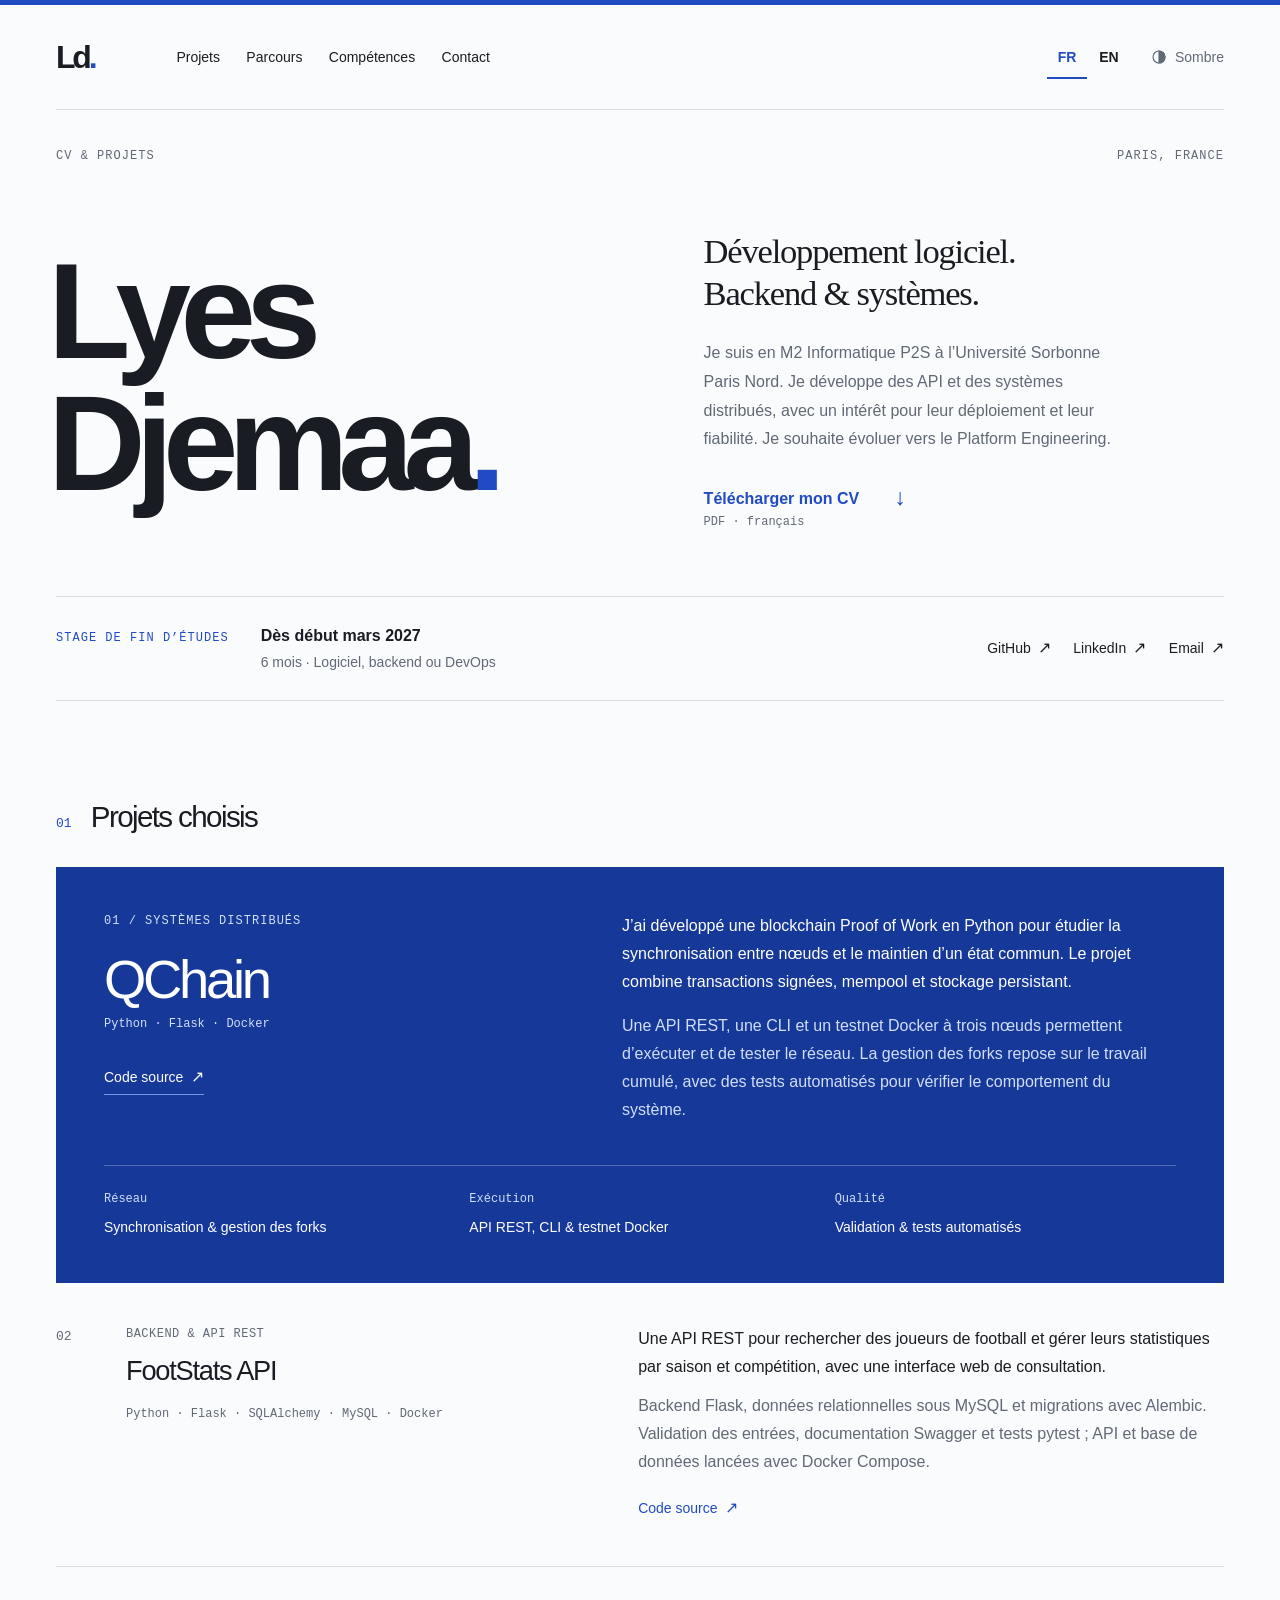
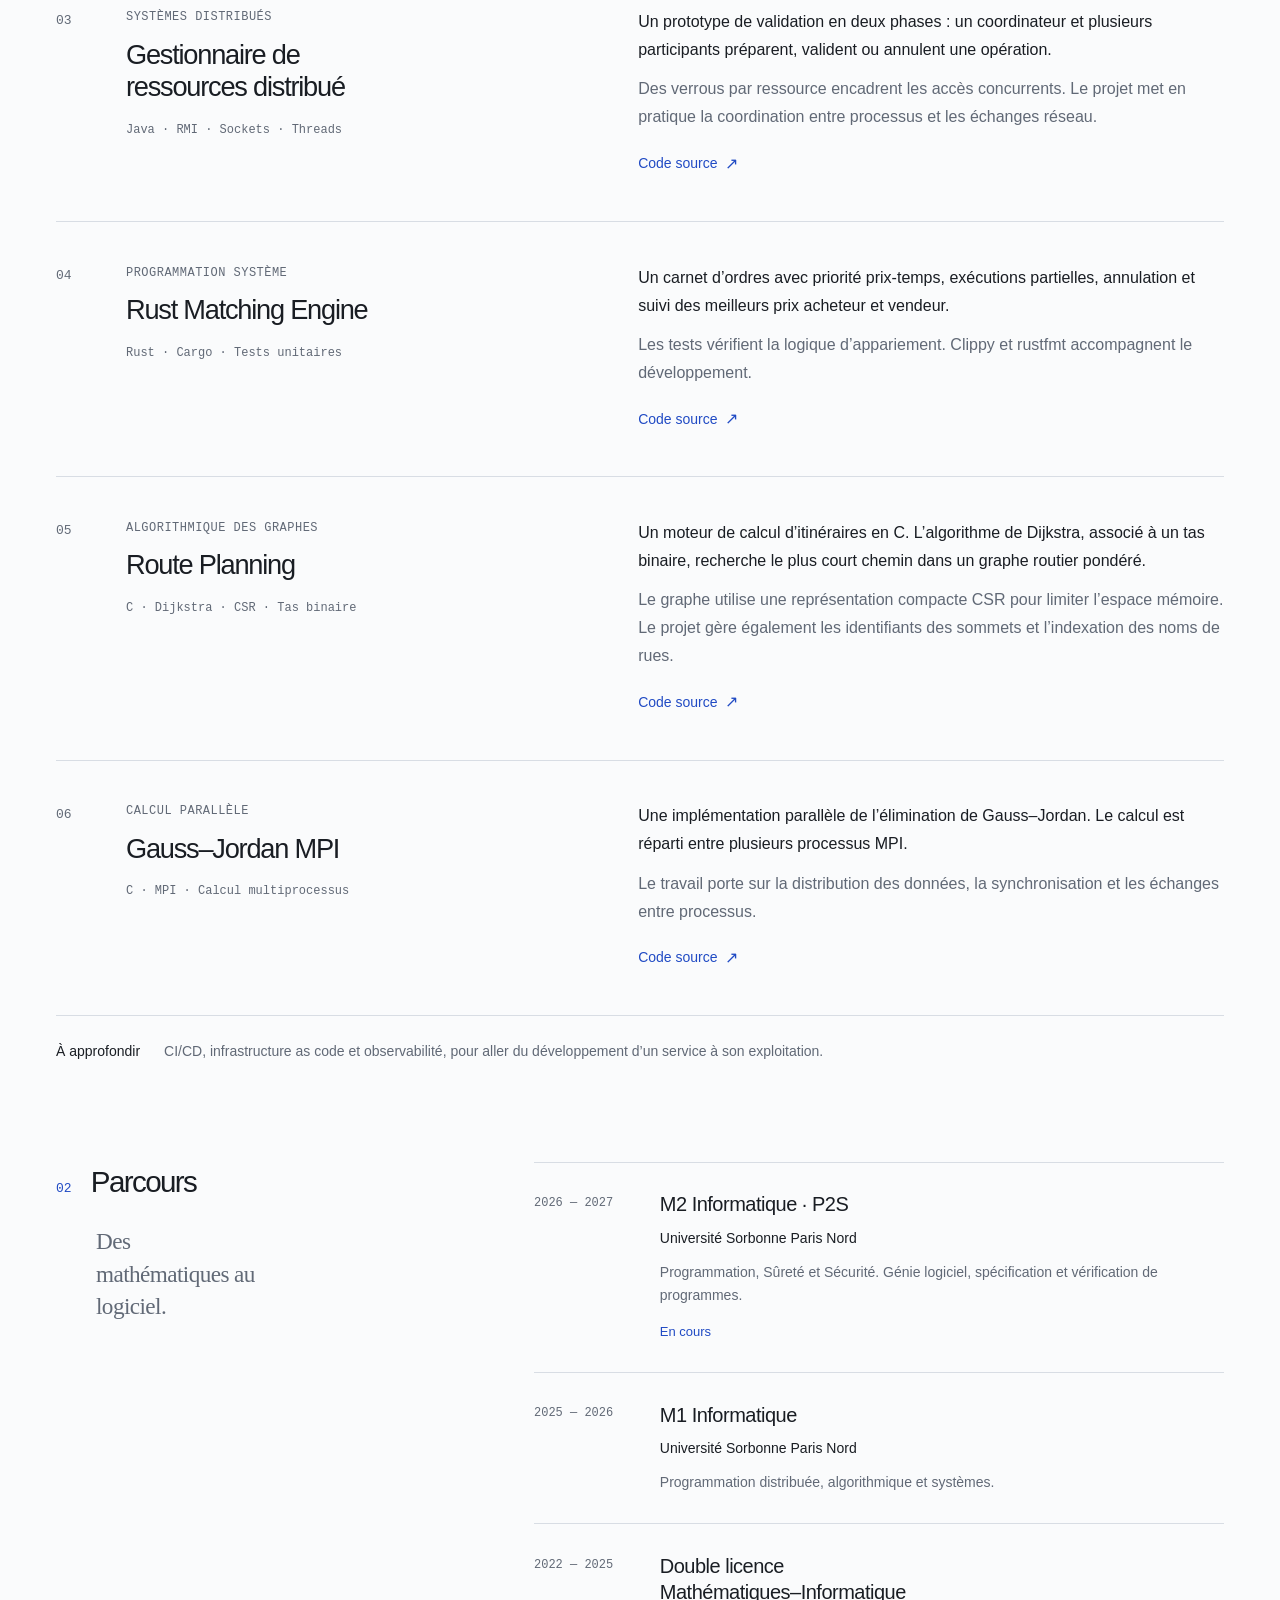
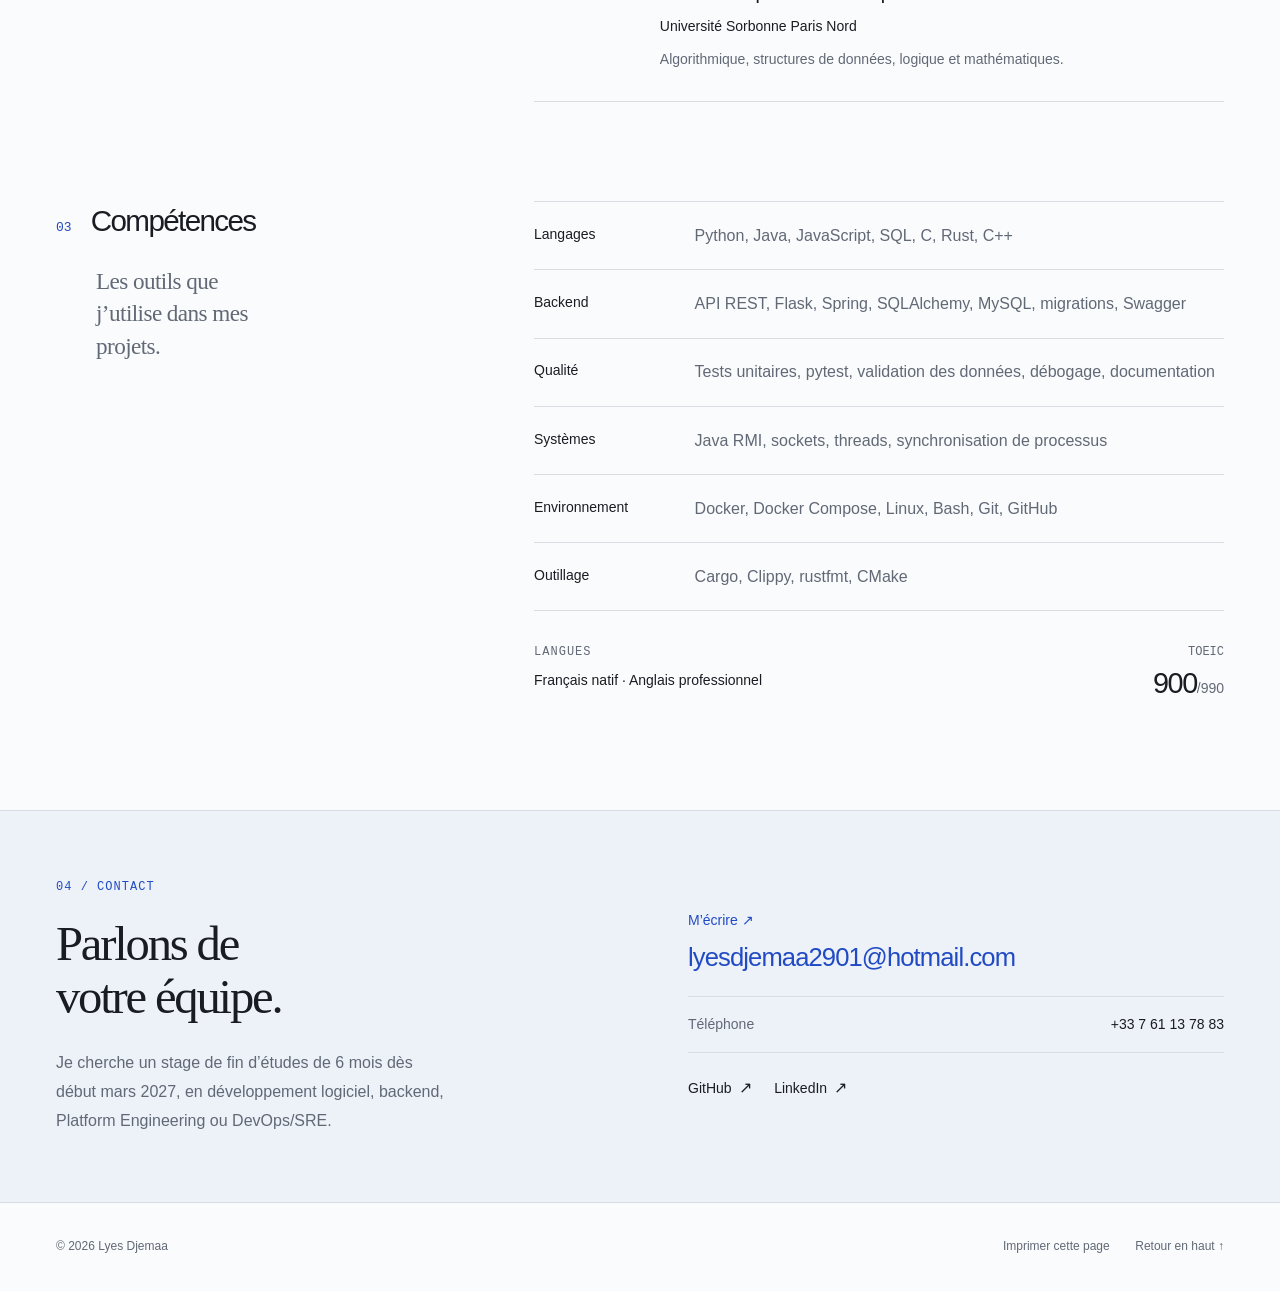
<file: index.html>
<!doctype html>
<html lang="fr">
<head>
  <meta charset="utf-8">
  <meta name="viewport" content="width=device-width, initial-scale=1">
  <meta name="description" content="Étudiant en M2 Informatique P2S à l’Université Sorbonne Paris Nord. Stage de 6 mois dès début mars 2027 en logiciel, backend ou DevOps. Objectif : Platform Engineering.">
  <meta name="theme-color" content="#fafbfc">
  <meta name="color-scheme" content="light dark">
  <meta property="og:title" content="Lyes Djemaa — Développement logiciel, backend &amp; systèmes">
  <meta property="og:description" content="Étudiant en M2 Informatique P2S à l’Université Sorbonne Paris Nord. Stage de 6 mois dès début mars 2027 en logiciel, backend ou DevOps. Objectif : Platform Engineering.">
  <meta property="og:type" content="website">
  <meta property="og:locale" content="fr_FR">
  <meta property="og:locale:alternate" content="en_GB">
  <title>Lyes Djemaa — Développement logiciel, backend &amp; systèmes</title>
  <link rel="alternate" hreflang="fr" href="./index.html">
  <link rel="alternate" hreflang="en" href="./en/index.html">
  <link rel="alternate" hreflang="x-default" href="./index.html">
  <link rel="icon" type="image/svg+xml" href="data:image/svg+xml,%3Csvg%20xmlns%3D%22http%3A//www.w3.org/2000/svg%22%20viewBox%3D%220%200%2064%2064%22%3E%3Crect%20width%3D%2264%22%20height%3D%2264%22%20fill%3D%22%23214bc4%22/%3E%3Ctext%20x%3D%227%22%20y%3D%2244%22%20font-family%3D%22Arial%2Csans-serif%22%20font-size%3D%2236%22%20font-weight%3D%22700%22%20fill%3D%22white%22%3ELd%3C/text%3E%3C/svg%3E">
  <script>try{const t=localStorage.getItem('lyes-theme')||localStorage.getItem('lyes-original-theme');if(t==='dark'||t==='light')document.documentElement.dataset.theme=t;}catch(e){}</script>
  <link rel="stylesheet" href="./assets/style.css">
  <script defer src="./assets/script.js"></script>
</head>
<body id="top">
  <a class="skip-link" href="#main">Aller au contenu</a>
  <header class="site-header wrap">
    <a class="wordmark" href="#top" aria-label="Lyes Djemaa">Ld<span aria-hidden="true">.</span></a>
    <nav class="main-nav" aria-label="Navigation principale"><a href="#projects">Projets</a><a href="#education">Parcours</a><a href="#skills">Compétences</a><a href="#contact">Contact</a></nav>
    <div class="header-controls">
      <nav class="language-switch" aria-label="Langue du site"><a href="./index.html" lang="fr" hreflang="fr" aria-current="page">FR</a><a href="./en/index.html" lang="en" hreflang="en">EN</a></nav>
      <button class="theme-toggle" type="button" aria-label="Activer le thème sombre" aria-pressed="false" data-light="Clair" data-dark="Sombre" hidden><svg viewbox="0 0 24 24" fill="none" stroke="currentColor" stroke-width="1.5" aria-hidden="true"><circle cx="12" cy="12" r="8"></circle><path d="M12 4a8 8 0 0 1 0 16Z" fill="currentColor"></path></svg><span>Sombre</span></button>
    </div>
  </header>
  <main id="main">
    <section class="hero wrap" aria-labelledby="name">
      <div class="hero-kicker">
<p class="eyebrow">CV &amp; projets</p>
<p class="eyebrow">Paris, France</p>
</div>
      <div class="hero-main">
        <h1 id="name">Lyes<br>Djemaa<span class="name-period">.</span>
</h1>
        <div class="hero-profile">
<h2>Développement logiciel.<br>Backend &amp; systèmes.</h2>
<p>Je suis en M2 Informatique P2S à l’Université Sorbonne Paris Nord. Je développe des API et des systèmes distribués, avec un intérêt pour leur déploiement et leur fiabilité. Je souhaite évoluer vers le Platform Engineering.</p>
<a class="cv-link" href="./assets/CV_Lyes_D_Stage.pdf" download>Télécharger mon CV<span aria-hidden="true">↓</span><small>PDF · français</small></a>
</div>
      </div>
      <div class="hero-bottom">
<div class="availability">
<p class="eyebrow">Stage de fin d’études</p>
<p class="availability-date">Dès début mars 2027</p>
<p class="availability-detail">6 mois · Logiciel, backend ou DevOps</p>
</div>
<div class="social-links">
<a class="text-link" href="https://github.com/LYuuss" target="_blank" rel="noopener noreferrer">GitHub <span aria-hidden="true">↗</span><span class="sr-only"> (s’ouvre dans un nouvel onglet)</span></a><a class="text-link" href="https://www.linkedin.com/in/lyesdjm" target="_blank" rel="noopener noreferrer">LinkedIn <span aria-hidden="true">↗</span><span class="sr-only"> (s’ouvre dans un nouvel onglet)</span></a><a class="text-link" href="mailto:lyesdjemaa2901@hotmail.com">Email <span aria-hidden="true">↗</span></a>
</div>
</div>
    </section>

    <section class="section wrap" id="projects" aria-labelledby="projects-title">
      <div class="section-heading">
<div class="section-label">
<span>01</span><h2 id="projects-title">Projets choisis</h2>
</div>
</div>
      <article class="featured-project" aria-labelledby="qchain-title">
        <div class="featured-title">
<p class="eyebrow">01 / Systèmes distribués</p>
<h3 id="qchain-title">QChain</h3>
<p class="tech">Python · Flask · Docker</p>
<a class="text-link" href="https://github.com/LYuuss/Q-CHAIN" target="_blank" rel="noopener noreferrer">Code source <span aria-hidden="true">↗</span><span class="sr-only"> (s’ouvre dans un nouvel onglet)</span></a>
</div>
        <div class="featured-copy">
<p>J’ai développé une blockchain Proof of Work en Python pour étudier la synchronisation entre nœuds et le maintien d’un état commun. Le projet combine transactions signées, mempool et stockage persistant.</p>
<p>Une API REST, une CLI et un testnet Docker à trois nœuds permettent d’exécuter et de tester le réseau. La gestion des forks repose sur le travail cumulé, avec des tests automatisés pour vérifier le comportement du système.</p>
</div>
        <dl class="project-facts" aria-label="Dans le projet">
<div>
<dt>Réseau</dt>
<dd>Synchronisation &amp; gestion des forks</dd>
</div>
<div>
<dt>Exécution</dt>
<dd>API REST, CLI &amp; testnet Docker</dd>
</div>
<div>
<dt>Qualité</dt>
<dd>Validation &amp; tests automatisés</dd>
</div>
</dl>
      </article>
      <div class="project-list">
      <article class="project-row" aria-labelledby="project-02">
        <span class="project-number">02</span>
      
        <div class="project-heading">
          <p class="eyebrow">Backend &amp; API REST</p>
          <h3 id="project-02">FootStats API</h3>
          <p class="tech">Python · Flask · SQLAlchemy · MySQL · Docker</p>
        </div>
      
        <div class="project-copy">
          <p>Une API REST pour rechercher des joueurs de football et gérer leurs statistiques par saison et compétition, avec une interface web de consultation.</p>
          <p class="muted">Backend Flask, données relationnelles sous MySQL et migrations avec Alembic. Validation des entrées, documentation Swagger et tests pytest ; API et base de données lancées avec Docker Compose.</p>
          <a class="text-link" href="https://github.com/LYuuss/footstats-api" target="_blank" rel="noopener noreferrer">
            Code source <span aria-hidden="true">↗</span>
            <span class="sr-only"> (s’ouvre dans un nouvel onglet)</span>
          </a>
        </div>
      </article>
      <article class="project-row" aria-labelledby="project-03">
        <span class="project-number">03</span>
        <div class="project-heading">
<p class="eyebrow">Systèmes distribués</p>
<h3 id="project-03">Gestionnaire de<br>ressources distribué</h3>
<p class="tech">Java · RMI · Sockets · Threads</p>
</div>
        <div class="project-copy">
          <p>Un prototype de validation en deux phases : un coordinateur et plusieurs participants préparent, valident ou annulent une opération.
          </p>
          <p class="muted">Des verrous par ressource encadrent les accès concurrents. Le projet met en pratique la coordination entre processus et les échanges réseau.</p>
          <a class="text-link" href="https://github.com/LYuuss/Java-Distributed-Machine-Sharing" target="_blank" rel="noopener noreferrer">
            Code source <span aria-hidden="true">↗</span>
            <span class="sr-only"> (s’ouvre dans un nouvel onglet)</span>
          </a>
        </div>
      </article>
      <article class="project-row" aria-labelledby="project-04">
        <span class="project-number">04</span>
        <div class="project-heading">
<p class="eyebrow">Programmation système</p>
<h3 id="project-04">Rust Matching Engine</h3>
<p class="tech">Rust · Cargo · Tests unitaires</p>
</div>
        <div class="project-copy">
<p>Un carnet d’ordres avec priorité prix-temps, exécutions partielles, annulation et suivi des meilleurs prix acheteur et vendeur.</p>
<p class="muted">Les tests vérifient la logique d’appariement. Clippy et rustfmt accompagnent le développement.</p>
<a class="text-link" href="https://github.com/LYuuss/rust-matching-engine" target="_blank" rel="noopener noreferrer">Code source <span aria-hidden="true">↗</span><span class="sr-only"> (s’ouvre dans un nouvel onglet)</span></a>
</div>
      </article>
      <article class="project-row" aria-labelledby="project-05">
        <span class="project-number">05</span>
        <div class="project-heading">
<p class="eyebrow">Algorithmique des graphes</p>
<h3 id="project-05">Route Planning</h3>
<p class="tech">C · Dijkstra · CSR · Tas binaire</p>
</div>
        <div class="project-copy">
          <p>Un moteur de calcul d’itinéraires en C. L’algorithme de Dijkstra, associé à un tas binaire, recherche le plus court chemin dans un graphe routier pondéré.</p>
          <p class="muted">Le graphe utilise une représentation compacte CSR pour limiter l’espace mémoire. Le projet gère également les identifiants des sommets et l’indexation des noms de rues.</p>
          <a class="text-link" href="https://github.com/LYuuss/Route-Planning" target="_blank" rel="noopener noreferrer">
            Code source <span aria-hidden="true">↗</span>
            <span class="sr-only"> (s’ouvre dans un nouvel onglet)</span>
          </a>
        </div>
      </article>
      <article class="project-row" aria-labelledby="project-06">
        <span class="project-number">06</span>
        <div class="project-heading">
<p class="eyebrow">Calcul parallèle</p>
<h3 id="project-06">Gauss–Jordan MPI</h3>
<p class="tech">C · MPI · Calcul multiprocessus</p>
</div>
        <div class="project-copy">
<p>Une implémentation parallèle de l’élimination de Gauss–Jordan. Le calcul est réparti entre plusieurs processus MPI.</p>
          <p class="muted">Le travail porte sur la distribution des données, la synchronisation et les échanges entre processus.</p>
          <a class="text-link" href="https://github.com/LYuuss/Mpi-Gauss-Jordan" target="_blank" rel="noopener noreferrer">
            Code source <span aria-hidden="true">↗</span>
            <span class="sr-only"> (s’ouvre dans un nouvel onglet)</span>
          </a>
        </div>
      </article>
</div>
      <p class="exploration"><span>À approfondir</span>CI/CD, infrastructure as code et observabilité, pour aller du développement d’un service à son exploitation.</p>
    </section>

    <section class="section wrap split-section" id="education" aria-labelledby="education-title">
      <div class="section-intro">
<div class="section-label">
<span>02</span><h2 id="education-title">Parcours</h2>
</div>
<p class="section-caption">Des mathématiques au logiciel.</p>
</div>
      <div class="education-list">
      <article class="education-row"><p class="date">2026 — 2027</p>
<div>
<h3>M2 Informatique · P2S</h3>
<p class="institution">Université Sorbonne Paris Nord</p>
<p class="muted">Programmation, Sûreté et Sécurité. Génie logiciel, spécification et vérification de programmes.</p>
<p class="education-note">En cours</p>
</div></article>
      <article class="education-row"><p class="date">2025 — 2026</p>
<div>
<h3>M1 Informatique</h3>
<p class="institution">Université Sorbonne Paris Nord</p>
<p class="muted">Programmation distribuée, algorithmique et systèmes.</p>
</div></article>
      <article class="education-row"><p class="date">2022 — 2025</p>
<div>
<h3>Double licence<br>Mathématiques–Informatique</h3>
<p class="institution">Université Sorbonne Paris Nord</p>
<p class="muted">Algorithmique, structures de données, logique et mathématiques.</p>
</div></article>
      </div>
    </section>

    <section class="section wrap split-section" id="skills" aria-labelledby="skills-title">
      <div class="section-intro">
<div class="section-label">
<span>03</span><h2 id="skills-title">Compétences</h2>
</div>
<p class="section-caption">Les outils que j’utilise dans mes projets.</p>
</div>
      <div>
<dl class="skills-list">
<div>
<dt>Langages</dt>
<dd>Python, Java, JavaScript, SQL, C, Rust, C++</dd>
</div>
<div>
<dt>Backend</dt>
<dd>API REST, Flask, Spring, SQLAlchemy, MySQL, migrations, Swagger</dd>
</div>
<div>
<dt>Qualité</dt>
<dd>Tests unitaires, pytest, validation des données, débogage, documentation</dd>
</div>
<div>
<dt>Systèmes</dt>
<dd>Java RMI, sockets, threads, synchronisation de processus</dd>
</div>
<div>
<dt>Environnement</dt>
<dd>Docker, Docker Compose, Linux, Bash, Git, GitHub</dd>
</div>
<div>
<dt>Outillage</dt>
<dd>Cargo, Clippy, rustfmt, CMake</dd>
</div>
</dl>
<div class="languages">
<p class="eyebrow">Langues</p>
<p>Français natif · Anglais professionnel</p>
<p class="language-score">TOEIC <strong>900<span>/990</span></strong></p>
</div>
</div>
    </section>

    <section class="contact-section" id="contact" aria-labelledby="contact-title"><div class="wrap contact-inner">
<div>
<p class="eyebrow">04 / Contact</p>
<h2 id="contact-title">Parlons de votre équipe.</h2>
<p class="contact-copy">Je cherche un stage de fin d’études de 6 mois dès début mars 2027, en développement logiciel, backend, Platform Engineering ou DevOps/SRE.</p>
</div>
<div class="contact-details">
<a class="contact-email" href="mailto:lyesdjemaa2901@hotmail.com"><span>M’écrire <span aria-hidden="true">↗</span></span><span>lyesdjemaa2901<wbr>@hotmail.com</span></a><a class="phone" href="tel:+33761137883"><span>Téléphone</span>+33 7 61 13 78 83</a><div class="social-links">
<a class="text-link" href="https://github.com/LYuuss" target="_blank" rel="noopener noreferrer">GitHub <span aria-hidden="true">↗</span><span class="sr-only"> (s’ouvre dans un nouvel onglet)</span></a><a class="text-link" href="https://www.linkedin.com/in/lyesdjm" target="_blank" rel="noopener noreferrer">LinkedIn <span aria-hidden="true">↗</span><span class="sr-only"> (s’ouvre dans un nouvel onglet)</span></a>
</div>
</div>
</div></section>
  </main>
  <footer class="wrap footer"><p>© <span id="year">2026</span> Lyes Djemaa</p>
<div>
<button type="button" class="print-button" hidden>Imprimer cette page</button><a href="#top">Retour en haut <span aria-hidden="true">↑</span></a>
</div></footer>
</body>
</html>
</file>
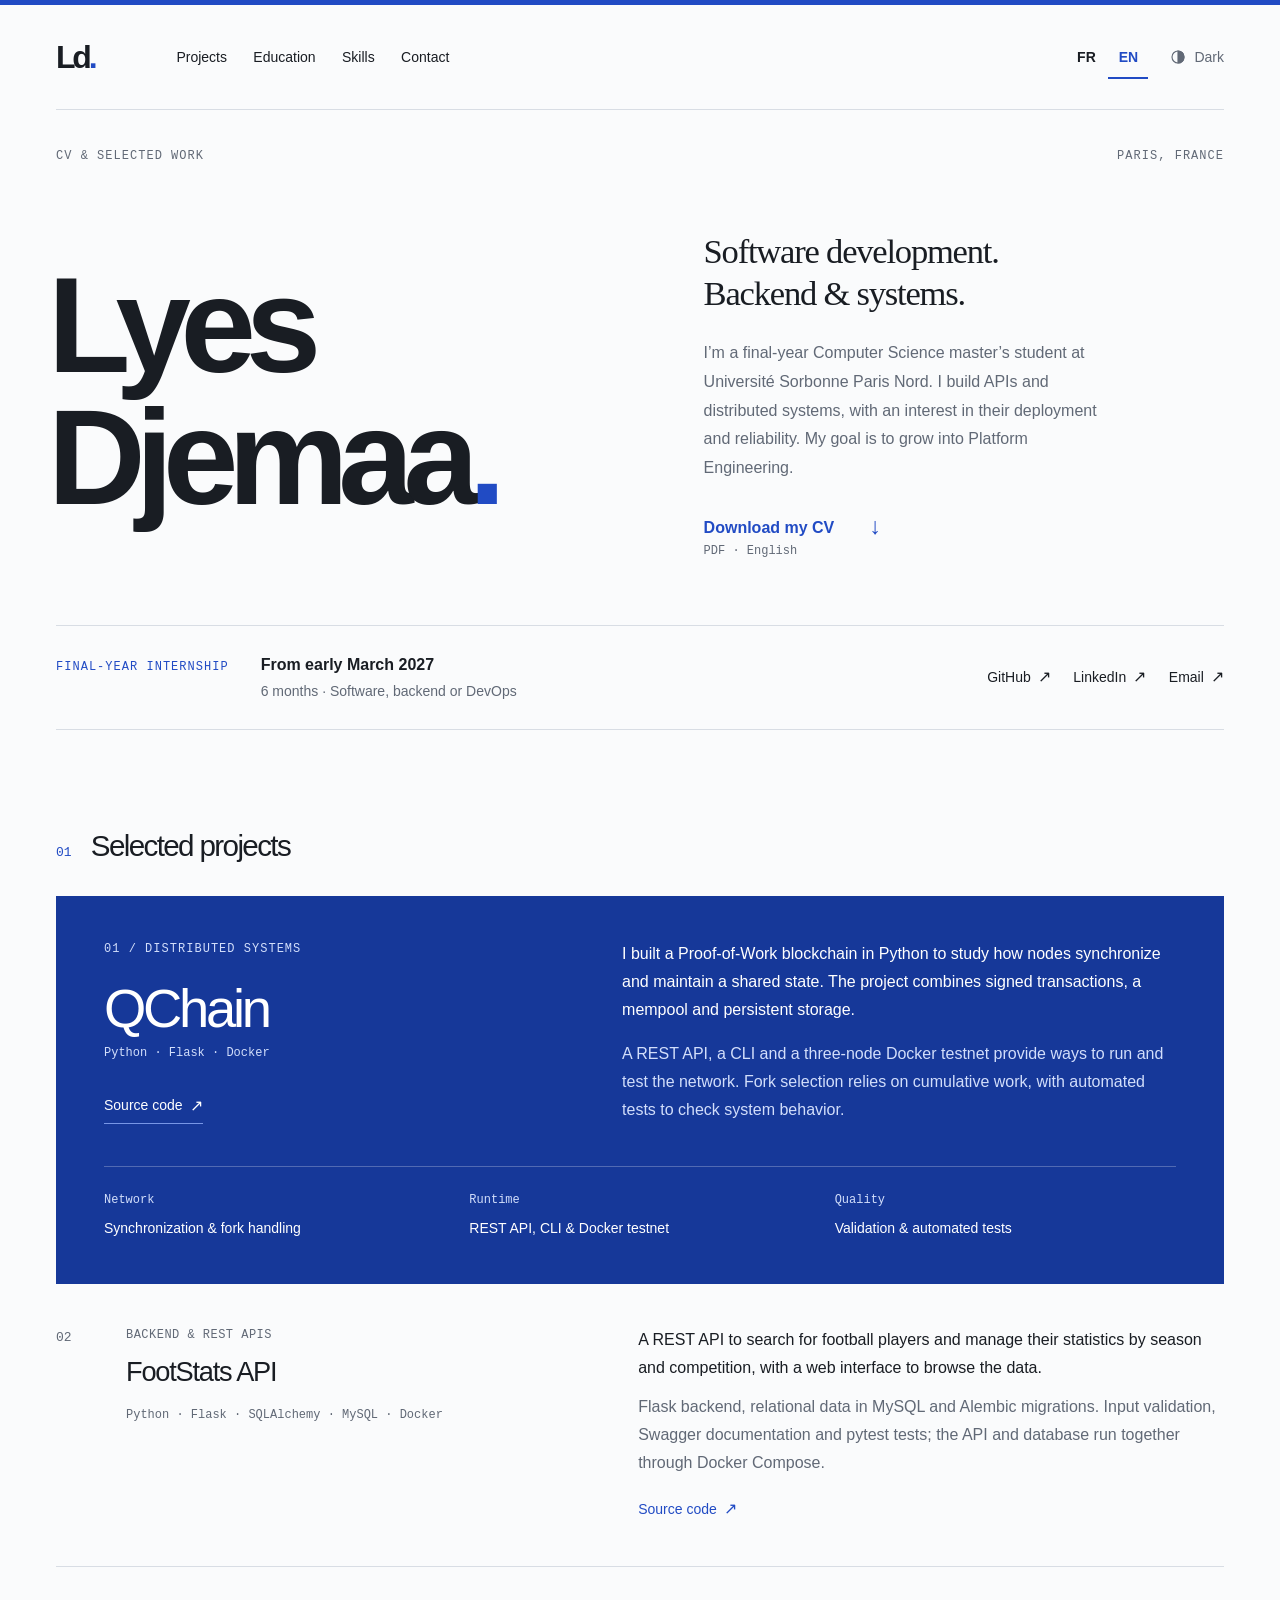
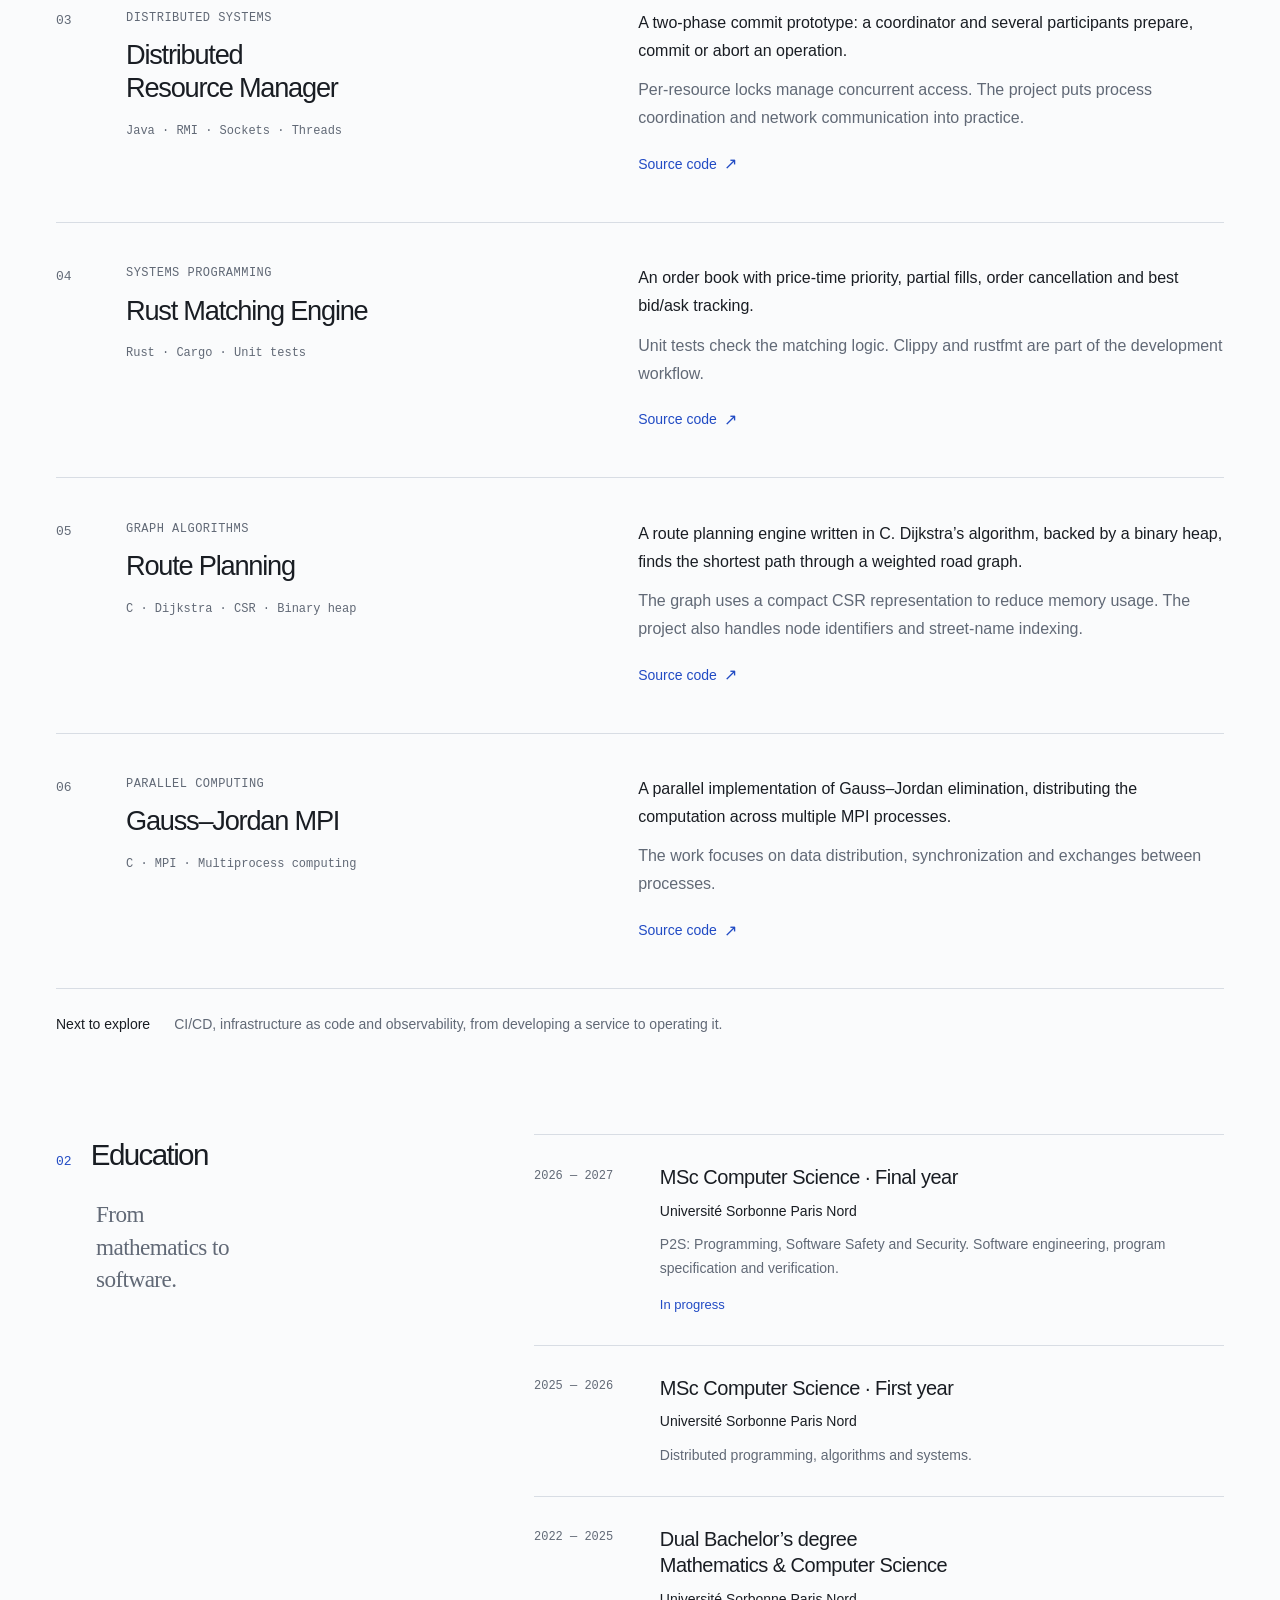
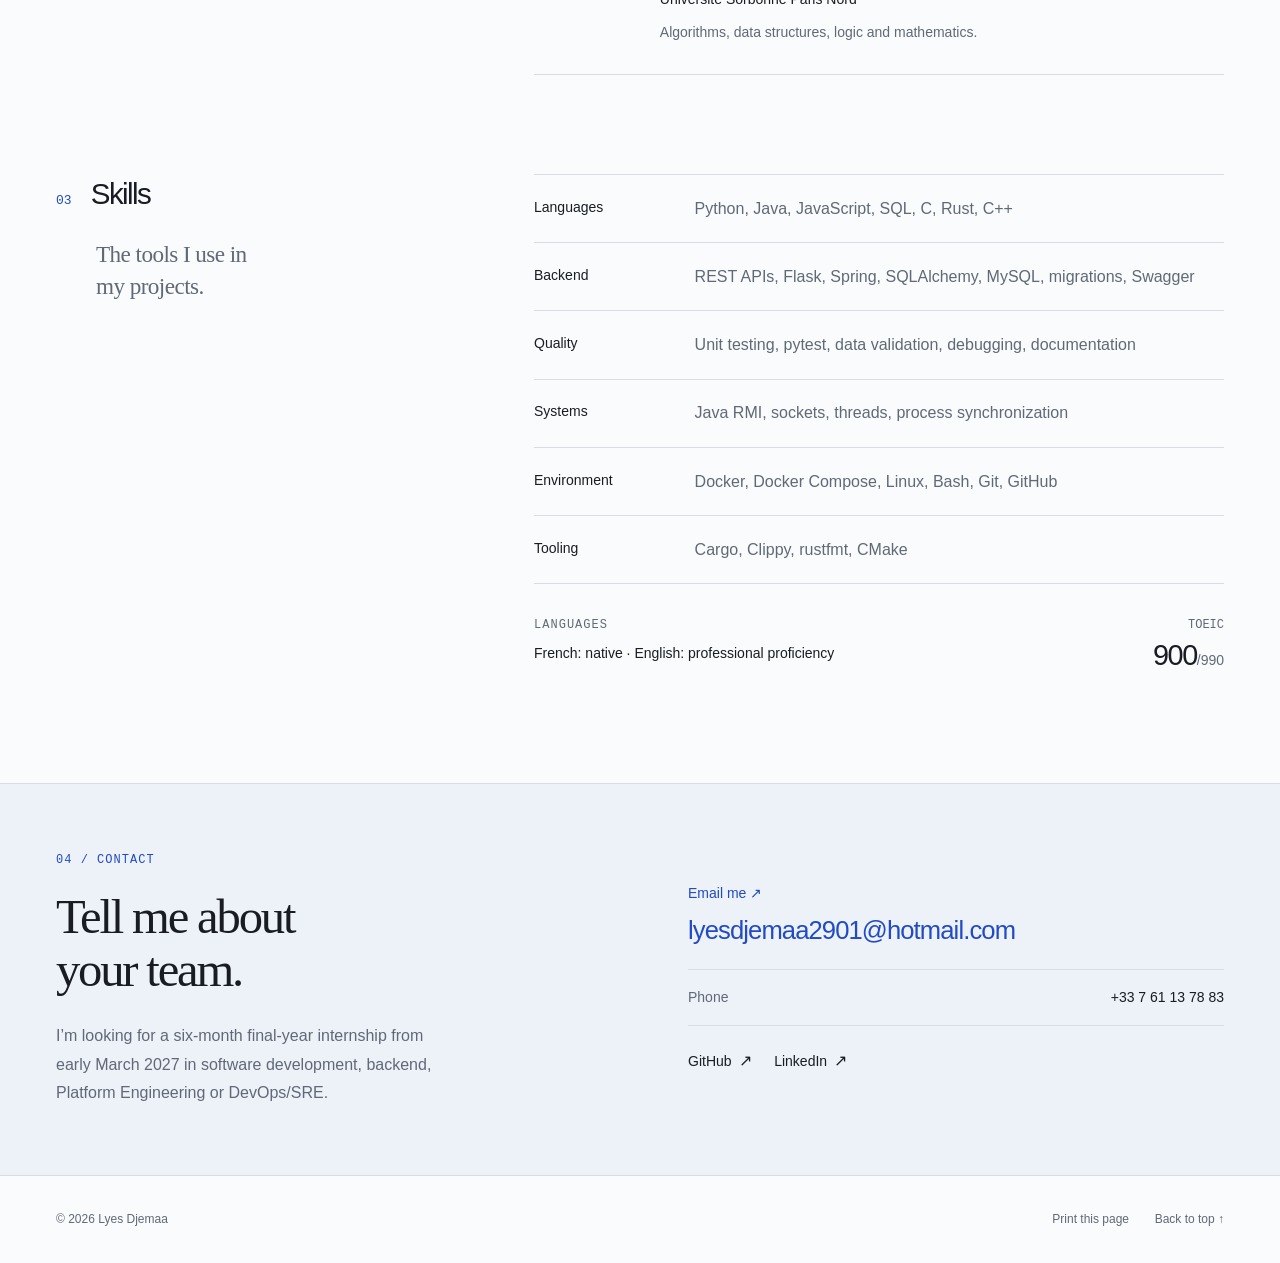
<file: en/index.html>
<!doctype html>
<html lang="en">
<head>
  <meta charset="utf-8">
  <meta name="viewport" content="width=device-width, initial-scale=1">
  <meta name="description" content="Final-year Computer Science master’s student at Université Sorbonne Paris Nord. Six-month internship from early March 2027 in software, backend or DevOps. Career goal: Platform Engineering.">
  <meta name="theme-color" content="#fafbfc">
  <meta name="color-scheme" content="light dark">
  <meta property="og:title" content="Lyes Djemaa — Software Development, Backend &amp; Systems">
  <meta property="og:description" content="Final-year Computer Science master’s student at Université Sorbonne Paris Nord. Six-month internship from early March 2027 in software, backend or DevOps. Career goal: Platform Engineering.">
  <meta property="og:type" content="website">
  <meta property="og:locale" content="en_GB">
  <meta property="og:locale:alternate" content="fr_FR">
  <title>Lyes Djemaa — Software Development, Backend &amp; Systems</title>
  <link rel="alternate" hreflang="fr" href="../index.html">
  <link rel="alternate" hreflang="en" href="../en/index.html">
  <link rel="alternate" hreflang="x-default" href="../index.html">
  <link rel="icon" type="image/svg+xml" href="data:image/svg+xml,%3Csvg%20xmlns%3D%22http%3A//www.w3.org/2000/svg%22%20viewBox%3D%220%200%2064%2064%22%3E%3Crect%20width%3D%2264%22%20height%3D%2264%22%20fill%3D%22%23214bc4%22/%3E%3Ctext%20x%3D%227%22%20y%3D%2244%22%20font-family%3D%22Arial%2Csans-serif%22%20font-size%3D%2236%22%20font-weight%3D%22700%22%20fill%3D%22white%22%3ELd%3C/text%3E%3C/svg%3E">
  <script>try{const t=localStorage.getItem('lyes-theme')||localStorage.getItem('lyes-original-theme');if(t==='dark'||t==='light')document.documentElement.dataset.theme=t;}catch(e){}</script>
  <link rel="stylesheet" href="../assets/style.css">
  <script defer src="../assets/script.js"></script>
</head>
<body id="top">
  <a class="skip-link" href="#main">Skip to content</a>
  <header class="site-header wrap">
    <a class="wordmark" href="#top" aria-label="Lyes Djemaa">Ld<span aria-hidden="true">.</span></a>
    <nav class="main-nav" aria-label="Main navigation"><a href="#projects">Projects</a><a href="#education">Education</a><a href="#skills">Skills</a><a href="#contact">Contact</a></nav>
    <div class="header-controls">
      <nav class="language-switch" aria-label="Site language"><a href="../index.html" lang="fr" hreflang="fr">FR</a><a href="../en/index.html" lang="en" hreflang="en" aria-current="page">EN</a></nav>
      <button class="theme-toggle" type="button" aria-label="Switch to dark theme" aria-pressed="false" data-light="Light" data-dark="Dark" hidden><svg viewbox="0 0 24 24" fill="none" stroke="currentColor" stroke-width="1.5" aria-hidden="true"><circle cx="12" cy="12" r="8"></circle><path d="M12 4a8 8 0 0 1 0 16Z" fill="currentColor"></path></svg><span>Dark</span></button>
    </div>
  </header>
  <main id="main">
    <section class="hero wrap" aria-labelledby="name">
      <div class="hero-kicker">
<p class="eyebrow">CV &amp; selected work</p>
<p class="eyebrow">Paris, France</p>
</div>
      <div class="hero-main">
        <h1 id="name">Lyes<br>Djemaa<span class="name-period">.</span>
</h1>
        <div class="hero-profile">
<h2>Software development.<br>Backend &amp; systems.</h2>
<p>I’m a final-year Computer Science master’s student at Université Sorbonne Paris Nord. I build APIs and distributed systems, with an interest in their deployment and reliability. My goal is to grow into Platform Engineering.</p>
<a class="cv-link" href="../assets/CV_Lyes_D_Internship.pdf" download>Download my CV<span aria-hidden="true">↓</span><small>PDF · English</small></a>
</div>
      </div>
      <div class="hero-bottom">
<div class="availability">
<p class="eyebrow">Final-year internship</p>
<p class="availability-date">From early March 2027</p>
<p class="availability-detail">6 months · Software, backend or DevOps</p>
</div>
<div class="social-links">
<a class="text-link" href="https://github.com/LYuuss" target="_blank" rel="noopener noreferrer">GitHub <span aria-hidden="true">↗</span><span class="sr-only"> (opens in a new tab)</span></a><a class="text-link" href="https://www.linkedin.com/in/lyesdjm" target="_blank" rel="noopener noreferrer">LinkedIn <span aria-hidden="true">↗</span><span class="sr-only"> (opens in a new tab)</span></a><a class="text-link" href="mailto:lyesdjemaa2901@hotmail.com">Email <span aria-hidden="true">↗</span></a>
</div>
</div>
    </section>

    <section class="section wrap" id="projects" aria-labelledby="projects-title">
      <div class="section-heading">
<div class="section-label">
<span>01</span><h2 id="projects-title">Selected projects</h2>
</div>
</div>
      <article class="featured-project" aria-labelledby="qchain-title">
        <div class="featured-title">
<p class="eyebrow">01 / Distributed systems</p>
<h3 id="qchain-title">QChain</h3>
<p class="tech">Python · Flask · Docker</p>
<a class="text-link" href="https://github.com/LYuuss/Q-CHAIN" target="_blank" rel="noopener noreferrer">Source code <span aria-hidden="true">↗</span><span class="sr-only"> (opens in a new tab)</span></a>
</div>
        <div class="featured-copy">
<p>I built a Proof-of-Work blockchain in Python to study how nodes synchronize and maintain a shared state. The project combines signed transactions, a mempool and persistent storage.</p>
<p>A REST API, a CLI and a three-node Docker testnet provide ways to run and test the network. Fork selection relies on cumulative work, with automated tests to check system behavior.</p>
</div>
        <dl class="project-facts" aria-label="Inside the project">
<div>
<dt>Network</dt>
<dd>Synchronization &amp; fork handling</dd>
</div>
<div>
<dt>Runtime</dt>
<dd>REST API, CLI &amp; Docker testnet</dd>
</div>
<div>
<dt>Quality</dt>
<dd>Validation &amp; automated tests</dd>
</div>
</dl>
      </article>
      <div class="project-list">
      <article class="project-row" aria-labelledby="project-02">
        <span class="project-number">02</span>
      
        <div class="project-heading">
          <p class="eyebrow">Backend &amp; REST APIs</p>
          <h3 id="project-02">FootStats API</h3>
          <p class="tech">Python · Flask · SQLAlchemy · MySQL · Docker</p>
        </div>
      
        <div class="project-copy">
          <p>A REST API to search for football players and manage their statistics by season and competition, with a web interface to browse the data.</p>
          <p class="muted">Flask backend, relational data in MySQL and Alembic migrations. Input validation, Swagger documentation and pytest tests; the API and database run together through Docker Compose.</p>
          <a class="text-link" href="https://github.com/LYuuss/footstats-api" target="_blank" rel="noopener noreferrer">
            Source code <span aria-hidden="true">↗</span>
            <span class="sr-only"> (opens in a new tab)</span>
          </a>
        </div>
      </article>
      <article class="project-row" aria-labelledby="project-03">
        <span class="project-number">03</span>
        <div class="project-heading">
<p class="eyebrow">Distributed systems</p>
<h3 id="project-03">Distributed<br>Resource Manager</h3>
<p class="tech">Java · RMI · Sockets · Threads</p>
</div>
        <div class="project-copy">
          <p>A two-phase commit prototype: a coordinator and several participants prepare, commit or abort an operation.
          </p>
          <p class="muted">Per-resource locks manage concurrent access. The project puts process coordination and network communication into practice.</p>
          <a class="text-link" href="https://github.com/LYuuss/Java-Distributed-Machine-Sharing" target="_blank" rel="noopener noreferrer">
            Source code <span aria-hidden="true">↗</span>
            <span class="sr-only"> (opens in a new tab)</span>
          </a>
        </div>
      </article>
      <article class="project-row" aria-labelledby="project-04">
        <span class="project-number">04</span>
        <div class="project-heading">
<p class="eyebrow">Systems programming</p>
<h3 id="project-04">Rust Matching Engine</h3>
<p class="tech">Rust · Cargo · Unit tests</p>
</div>
        <div class="project-copy">
          <p>An order book with price-time priority, partial fills, order cancellation and best bid/ask tracking.</p>
          <p class="muted">Unit tests check the matching logic. Clippy and rustfmt are part of the development workflow.</p>
          <a class="text-link" href="https://github.com/LYuuss/Rust-Matching-Engine" target="_blank" rel="noopener noreferrer">
            Source code <span aria-hidden="true">↗</span>
            <span class="sr-only"> (opens in a new tab)</span>
          </a>
        </div>
      </article>
      <article class="project-row" aria-labelledby="project-05">
        <span class="project-number">05</span>
        <div class="project-heading">
<p class="eyebrow">Graph algorithms</p>
<h3 id="project-05">Route Planning</h3>
<p class="tech">C · Dijkstra · CSR · Binary heap</p>
</div>
        <div class="project-copy">
          <p>A route planning engine written in C. Dijkstra’s algorithm, backed by a binary heap, finds the shortest path through a weighted road graph.
          </p>
          <p class="muted">The graph uses a compact CSR representation to reduce memory usage. The project also handles node identifiers and street-name indexing.
          </p>
          <a class="text-link" href="https://github.com/LYuuss/Route-Planning" target="_blank" rel="noopener noreferrer">
            Source code <span aria-hidden="true">↗</span>
            <span class="sr-only"> (opens in a new tab)</span>
          </a>
        </div>
      </article>
      <article class="project-row" aria-labelledby="project-06">
        <span class="project-number">06</span>
        <div class="project-heading">
<p class="eyebrow">Parallel computing</p>
<h3 id="project-06">Gauss–Jordan MPI</h3>
<p class="tech">C · MPI · Multiprocess computing</p>
</div>
        <div class="project-copy">
<p>A parallel implementation of Gauss–Jordan elimination, distributing the computation across multiple MPI processes.</p>
<p class="muted">The work focuses on data distribution, synchronization and exchanges between processes.</p>
<a class="text-link" href="https://github.com/LYuuss/Mpi-Gauss-Jordan" target="_blank" rel="noopener noreferrer">Source code <span aria-hidden="true">↗</span><span class="sr-only"> (opens in a new tab)</span></a>
</div>
      </article>
</div>
      <p class="exploration"><span>Next to explore</span>CI/CD, infrastructure as code and observability, from developing a service to operating it.</p>
    </section>

    <section class="section wrap split-section" id="education" aria-labelledby="education-title">
      <div class="section-intro">
<div class="section-label">
<span>02</span><h2 id="education-title">Education</h2>
</div>
<p class="section-caption">From mathematics to software.</p>
</div>
      <div class="education-list">
      <article class="education-row"><p class="date">2026 — 2027</p>
<div>
<h3>MSc Computer Science · Final year</h3>
<p class="institution">Université Sorbonne Paris Nord</p>
<p class="muted">P2S: Programming, Software Safety and Security. Software engineering, program specification and verification.</p>
<p class="education-note">In progress</p>
</div></article>
      <article class="education-row"><p class="date">2025 — 2026</p>
<div>
<h3>MSc Computer Science · First year</h3>
<p class="institution">Université Sorbonne Paris Nord</p>
<p class="muted">Distributed programming, algorithms and systems.</p>
</div></article>
      <article class="education-row"><p class="date">2022 — 2025</p>
<div>
<h3>Dual Bachelor’s degree<br>Mathematics &amp; Computer Science</h3>
<p class="institution">Université Sorbonne Paris Nord</p>
<p class="muted">Algorithms, data structures, logic and mathematics.</p>
</div></article>
      </div>
    </section>

    <section class="section wrap split-section" id="skills" aria-labelledby="skills-title">
      <div class="section-intro">
<div class="section-label">
<span>03</span><h2 id="skills-title">Skills</h2>
</div>
<p class="section-caption">The tools I use in my projects.</p>
</div>
      <div>
<dl class="skills-list">
<div>
<dt>Languages</dt>
<dd>Python, Java, JavaScript, SQL, C, Rust, C++</dd>
</div>
<div>
<dt>Backend</dt>
<dd>REST APIs, Flask, Spring, SQLAlchemy, MySQL, migrations, Swagger</dd>
</div>
<div>
<dt>Quality</dt>
<dd>Unit testing, pytest, data validation, debugging, documentation</dd>
</div>
<div>
<dt>Systems</dt>
<dd>Java RMI, sockets, threads, process synchronization</dd>
</div>
<div>
<dt>Environment</dt>
<dd>Docker, Docker Compose, Linux, Bash, Git, GitHub</dd>
</div>
<div>
<dt>Tooling</dt>
<dd>Cargo, Clippy, rustfmt, CMake</dd>
</div>
</dl>
<div class="languages">
<p class="eyebrow">Languages</p>
<p>French: native · English: professional proficiency</p>
<p class="language-score">TOEIC <strong>900<span>/990</span></strong></p>
</div>
</div>
    </section>

    <section class="contact-section" id="contact" aria-labelledby="contact-title"><div class="wrap contact-inner">
<div>
<p class="eyebrow">04 / Contact</p>
<h2 id="contact-title">Tell me about your team.</h2>
<p class="contact-copy">I’m looking for a six-month final-year internship from early March 2027 in software development, backend, Platform Engineering or DevOps/SRE.</p>
</div>
<div class="contact-details">
<a class="contact-email" href="mailto:lyesdjemaa2901@hotmail.com"><span>Email me <span aria-hidden="true">↗</span></span><span>lyesdjemaa2901<wbr>@hotmail.com</span></a><a class="phone" href="tel:+33761137883"><span>Phone</span>+33 7 61 13 78 83</a><div class="social-links">
<a class="text-link" href="https://github.com/LYuuss" target="_blank" rel="noopener noreferrer">GitHub <span aria-hidden="true">↗</span><span class="sr-only"> (opens in a new tab)</span></a><a class="text-link" href="https://www.linkedin.com/in/lyesdjm" target="_blank" rel="noopener noreferrer">LinkedIn <span aria-hidden="true">↗</span><span class="sr-only"> (opens in a new tab)</span></a>
</div>
</div>
</div></section>
  </main>
  <footer class="wrap footer"><p>© <span id="year">2026</span> Lyes Djemaa</p>
<div>
<button type="button" class="print-button" hidden>Print this page</button><a href="#top">Back to top <span aria-hidden="true">↑</span></a>
</div></footer>
</body>
</html>
</file>
<file: assets/style.css>
/* Lyes Djemaa — a personal, typographic folio. */
:root{color-scheme:light;--paper:#fafbfc;--ink:#191d23;--muted:#616976;--line:#d8dde4;--blue:#214bc4;--panel:#163899;--panel-ink:#fff;--panel-muted:#d2defb;--tint:#edf1f8;--sans:Arial,Helvetica,sans-serif;--serif:Georgia,'Times New Roman',serif;--mono:'SFMono-Regular',Consolas,'Liberation Mono',monospace}
:root[data-theme=dark]{color-scheme:dark;--paper:#14171c;--ink:#edf0f5;--muted:#a5aebd;--line:#383f4a;--blue:#96b3ff;--panel:#152d6c;--panel-ink:#f4f6ff;--panel-muted:#cfdbf8;--tint:#1d2533}
*{box-sizing:border-box}
html{scroll-behavior:smooth;scroll-padding-top:2rem}
body{margin:0;background:var(--paper);color:var(--ink);font-family:var(--sans);font-size:1rem;line-height:1.6;-webkit-font-smoothing:antialiased;border-top:5px solid var(--blue)}
::selection{color:var(--paper);background:var(--blue)}
a{color:inherit;text-decoration:none;text-underline-offset:.25em}
a:hover{text-decoration:underline}
button{font:inherit;color:inherit;cursor:pointer}
button[hidden]{display:none}
a,button{-webkit-tap-highlight-color:transparent}
:focus-visible{outline:2px solid var(--blue);outline-offset:5px;border-radius:1px}
h1,h2,h3,p,dl,dd{margin:0}
h1,h2,h3{font-weight:500;line-height:1.15;text-wrap:balance}
button{border:0;background:none}
.wrap{width:min(1200px,calc(100% - 112px));margin-inline:auto}
.sr-only{position:absolute;width:1px;height:1px;padding:0;margin:-1px;overflow:hidden;clip:rect(0,0,0,0);white-space:nowrap;border:0}
.skip-link{position:fixed;left:1rem;top:-5rem;z-index:50;background:var(--ink);color:var(--paper);padding:.75rem 1rem}
.skip-link:focus{top:1rem}
.site-header{display:flex;align-items:center;gap:2rem;min-height:105px;border-bottom:1px solid var(--line)}
.wordmark{font-size:2rem;line-height:1;font-weight:700;letter-spacing:-.1em;min-width:50px}
.wordmark span{color:var(--blue)}
.wordmark:hover{text-decoration:none}
.main-nav{display:flex;align-items:center;gap:1.65rem;margin-left:2.4rem}
.main-nav a{font-size:.875rem;padding:.6rem 0}
.header-controls{display:flex;align-items:center;gap:1.3rem;margin-left:auto}
.language-switch{display:flex;gap:2px;font-size:.875rem;font-weight:600}
.language-switch a{display:flex;align-items:center;justify-content:center;min-height:44px;min-width:40px}
.language-switch a[aria-current=page]{color:var(--blue);box-shadow:inset 0 -2px 0 var(--blue)}
.theme-toggle{display:flex;align-items:center;gap:.45rem;min-height:44px;padding:0;font-size:.875rem;color:var(--muted)}
.theme-toggle svg{width:18px;height:18px}
.theme-toggle:hover{color:var(--blue)}
.hero{padding-top:2.3rem;padding-bottom:0}
.hero-kicker{display:flex;justify-content:space-between}
.eyebrow{font-size:.75rem;letter-spacing:.085em;text-transform:uppercase;line-height:1.6;font-family:var(--mono);font-weight:400}
.hero-kicker .eyebrow{color:var(--muted)}
.hero-main{display:grid;grid-template-columns:1.1fr 1fr;gap:4.7rem;align-items:center;padding:3.4rem 0 3.8rem}
.hero h1{font-weight:600;font-size:clamp(5.5rem,10.6vw,9rem);line-height:.97;letter-spacing:-.076em;margin-left:-.06em}
.name-period{color:var(--blue)}
.hero-profile{padding-top:.6rem;max-width:480px}
.hero-profile h2{font-family:var(--serif);font-size:clamp(1.65rem,2.7vw,2.25rem);line-height:1.23;letter-spacing:-.035em;margin-bottom:1.5rem}
.hero-profile>p{color:var(--muted);font-size:1rem;line-height:1.8;max-width:46ch}
.cv-link{margin-top:1.85rem;display:inline-grid;grid-template-columns:auto 1fr;column-gap:2.2rem;row-gap:.1rem;color:var(--blue);font-size:1rem;font-weight:600;padding:.15rem 0}
.cv-link>span{font-size:1.45rem;line-height:1}
.cv-link small{grid-column:1/-1;font-weight:400;font-size:.75rem;font-family:var(--mono);color:var(--muted)}
.cv-link:hover small{text-decoration:none}
.hero-bottom{border-top:1px solid var(--line);border-bottom:1px solid var(--line);display:flex;justify-content:space-between;align-items:center;padding:1.65rem 0;gap:2rem}
.availability{display:grid;grid-template-columns:auto auto;gap:.15rem 2rem;align-items:baseline}
.availability .eyebrow{color:var(--blue);grid-row:1/3}
.availability-date{font-size:1rem;font-weight:600}
.availability-detail{font-size:.875rem;color:var(--muted);grid-column:2}
.social-links{display:flex;flex-wrap:wrap;gap:1.4rem}
.text-link{font-size:.875rem;display:inline-flex;align-items:center;gap:.45rem;min-height:32px}
.text-link>span[aria-hidden]{font-size:1rem}
.section{padding-top:6.2rem}
.section-heading{display:flex;justify-content:space-between;gap:2rem;align-items:baseline;margin-bottom:2rem}
.section-label{display:flex;align-items:baseline;gap:1.2rem}
.section-label>span{font-family:var(--mono);font-size:.8125rem;color:var(--blue)}
.section-label h2{font-size:1.85rem;letter-spacing:-.055em}
.section-heading>p{font-size:.8125rem;color:var(--muted)}
.featured-project{display:grid;grid-template-columns:1fr 1.22fr;gap:2.6rem 4rem;padding:2.8rem 3rem;background:var(--panel);color:var(--panel-ink)}
.featured-project a:focus-visible{outline-color:white}
.featured-title>.eyebrow{color:var(--panel-muted)}
.featured-title h3{font-size:3.4rem;letter-spacing:-.06em;margin:1.4rem 0 .4rem;line-height:1}
.tech{font-family:var(--mono);font-size:.75rem;line-height:1.8;color:var(--muted)}
.featured-title .tech{color:var(--panel-muted)}
.featured-title .text-link{margin-top:1.7rem;border-bottom:1px solid #7796e6;padding-bottom:.2rem}
.featured-copy p{font-size:1rem;line-height:1.75}
.featured-copy p+p{margin-top:1rem;color:var(--panel-muted)}
.project-facts{grid-column:1/-1;display:grid;grid-template-columns:repeat(3,1fr);gap:1.5rem;padding-top:1.5rem;border-top:1px solid #ffffff40}
.project-facts dt{font-size:.75rem;color:var(--panel-muted);font-family:var(--mono);margin-bottom:.5rem}
.project-facts dd{font-size:.875rem;line-height:1.5}
.project-row{display:grid;grid-template-columns:38px 1fr 1.22fr;column-gap:2rem;padding:2.6rem 0;border-bottom:1px solid var(--line)}
.project-number{font-family:var(--mono);font-size:.8125rem;color:var(--muted);padding-top:.15rem}
.project-heading .eyebrow{color:var(--muted);font-size:.75rem;letter-spacing:.04em}
.project-heading h3{font-size:1.7rem;letter-spacing:-.045em;margin:.7rem 0 1rem;line-height:1.2}
.project-copy>p{font-size:1rem;line-height:1.75}
.project-copy>p+p{margin-top:.7rem}
.muted{color:var(--muted)}
.project-copy .text-link{color:var(--blue);margin-top:1rem}
.project-copy .project-note{font-size:.75rem;color:var(--muted);font-family:var(--mono);margin-top:1rem}
.exploration{display:flex;gap:1.5rem;padding-top:1.5rem;font-size:.875rem;color:var(--muted);line-height:1.6}
.exploration>span{flex-shrink:0;color:var(--ink)}
.split-section{display:grid;grid-template-columns:.75fr 1.25fr;gap:4rem}
.section-intro{padding-top:.2rem}
.section-caption{font-family:var(--serif);font-size:1.45rem;line-height:1.4;color:var(--muted);max-width:14ch;margin:1.6rem 0 0 2.5rem;letter-spacing:-.025em}
.education-list{border-top:1px solid var(--line)}
.education-row{display:grid;grid-template-columns:105px 1fr;gap:1.3rem;border-bottom:1px solid var(--line);padding:1.8rem 0}
.date{font-family:var(--mono);font-size:.75rem;color:var(--muted);line-height:1.6;padding-top:.15rem}
.education-row h3{font-size:1.25rem;letter-spacing:-.025em;line-height:1.3}
.institution{font-size:.875rem;margin-top:.6rem}
.education-row .muted{font-size:.875rem;line-height:1.7;margin-top:.7rem}
.education-note{font-size:.8125rem;line-height:1.7;color:var(--blue);margin-top:.8rem}
.experience{margin-top:2rem;padding:1.5rem 1.6rem;background:var(--tint)}
.experience>.eyebrow{color:var(--muted)}
.experience h3{font-size:1rem;margin-top:.65rem;line-height:1.5}
.experience .muted{margin-top:.6rem;font-size:.875rem}
.experience .date{margin-top:.2rem}
.skills-list{border-top:1px solid var(--line)}
.skills-list>div{display:grid;grid-template-columns:135px 1fr;gap:1.6rem;padding:1.3rem 0;border-bottom:1px solid var(--line)}
.skills-list dt{font-size:.875rem}
.skills-list dd{font-size:1rem;color:var(--muted);line-height:1.6}
.languages{margin-top:2rem;position:relative;padding-right:110px;min-height:4.2rem}
.languages>.eyebrow{color:var(--muted);margin-bottom:.4rem}
.languages>p:not(.eyebrow):not(.language-score){font-size:.875rem}
.language-score{position:absolute;top:0;right:0;display:flex;flex-direction:column;align-items:flex-end;font-family:var(--mono);font-size:.75rem;color:var(--muted)}
.language-score strong{font-family:var(--sans);font-size:1.8rem;letter-spacing:-.05em;line-height:1.4;color:var(--ink);font-weight:400}
.language-score strong span{font-size:.875rem;color:var(--muted);letter-spacing:0}
.contact-section{margin-top:6.2rem;background:var(--tint);border-top:1px solid var(--line);border-bottom:1px solid var(--line)}
.contact-inner{padding-block:4.2rem;display:grid;grid-template-columns:1fr 1fr;gap:6rem}
.contact-inner>.eyebrow,.contact-inner>div>.eyebrow{color:var(--blue)}
.contact-inner h2{font-family:var(--serif);font-size:clamp(2rem,3.8vw,3.3rem);line-height:1.1;letter-spacing:-.045em;margin-top:1.3rem;max-width:13ch}
.contact-copy{font-size:1rem;line-height:1.8;color:var(--muted);margin-top:1.5rem;max-width:45ch}
.contact-details{align-self:center;min-width:0}
.contact-email{display:block;color:var(--blue);padding-bottom:1.3rem;border-bottom:1px solid var(--line)}
.contact-email>span:first-child{display:block;font-size:.875rem;margin-bottom:.5rem}
.contact-email>span:last-child{font-size:clamp(1.2rem,2vw,1.6rem);line-height:1.4;letter-spacing:-.035em;overflow-wrap:anywhere}
.phone{display:flex;justify-content:space-between;align-items:center;gap:1rem;font-size:.875rem;border-bottom:1px solid var(--line);padding:1rem 0}
.phone>span{color:var(--muted)}
.contact-details .social-links{margin-top:1.2rem}
.footer{padding-block:1.6rem;display:flex;gap:1.5rem;justify-content:space-between;align-items:center;font-size:.75rem;color:var(--muted)}
.footer>div{display:flex;gap:1.6rem;align-items:center}
.print-button{font-size:.75rem;padding:0;min-height:36px}
.print-button:hover{text-decoration:underline}
@media(min-width:1600px){.wrap{width:min(1280px,calc(100% - 160px))}.hero-main{padding-block:4rem 4.4rem}.hero h1{font-size:9.8rem}.hero-profile h2{font-size:2.5rem}}
@media(max-width:1100px){.wrap{width:calc(100% - 72px)}.main-nav{margin-left:.8rem;gap:1.15rem}.site-header{gap:1.5rem}.hero-main{gap:3rem}.hero-bottom{align-items:flex-end}.availability{display:block}.availability-date{margin-top:.4rem}.hero-bottom .social-links{gap:1rem}.featured-project{padding:2.2rem;gap:2rem 3rem}.project-row{column-gap:1.4rem;grid-template-columns:28px 1fr 1.15fr}.split-section{grid-template-columns:.6fr 1.4fr;gap:2.5rem}.education-row{grid-template-columns:92px 1fr;gap:1rem}.contact-inner{gap:3rem}}
@media(max-width:760px){.wrap{width:calc(100% - 40px)}.site-header{min-height:0;padding-top:1.2rem;gap:.8rem;flex-wrap:wrap}.wordmark{font-size:1.75rem;min-width:45px}.header-controls{gap:1rem}.theme-toggle{font-size:.8125rem}.main-nav{order:3;width:100%;margin:0;justify-content:space-between;gap:.7rem;border-top:1px solid var(--line);padding:.2rem 0}.main-nav a{font-size:.875rem;min-height:44px;display:flex;align-items:center}.hero{padding-top:1.6rem}.hero-kicker .eyebrow{font-size:.75rem}.hero-main{grid-template-columns:1fr;gap:2rem;padding:2rem 0 2.2rem}.hero h1{font-size:clamp(4.5rem,16vw,7.5rem);line-height:.95;letter-spacing:-.065em}.hero-profile{max-width:580px;padding-top:0}.hero-profile h2{font-size:1.9rem;margin-bottom:1rem}.hero-profile>p{font-size:1rem;max-width:50ch}.cv-link{margin-top:1.3rem}.hero-bottom{flex-direction:column;align-items:flex-start;gap:1.3rem;padding-block:1.4rem}.availability .eyebrow{font-size:.75rem}.hero-bottom .social-links{gap:1.5rem}.hero-bottom .text-link{min-height:40px}.section{padding-top:3.7rem}.section-heading{display:block;margin-bottom:1.5rem}.section-heading>p{margin-top:.6rem;padding-left:2.1rem}.section-label{gap:.9rem}.section-label h2{font-size:1.65rem}.featured-project{grid-template-columns:1fr;padding:1.7rem 1.4rem;gap:1.5rem}.featured-title h3{margin-top:1rem;font-size:3.1rem}.featured-title .text-link{margin-top:1rem}.featured-copy p{font-size:1rem}.project-facts{grid-template-columns:1fr;gap:.85rem;padding-top:1.2rem}.project-facts>div{display:grid;grid-template-columns:88px 1fr;gap:1rem}.project-facts dt{margin:0}.project-row{grid-template-columns:24px 1fr;gap:.7rem .6rem;padding-block:2rem}.project-heading h3{font-size:1.65rem;margin:.6rem 0}.project-copy{grid-column:2;padding-top:.5rem}.project-copy>p{font-size:1rem}.project-heading .eyebrow{font-size:.75rem}.exploration{display:block;font-size:.875rem;padding-top:1.2rem}.exploration>span{display:block;margin-bottom:.35rem}.split-section{grid-template-columns:1fr;gap:1.6rem}.section-caption{margin:.7rem 0 0 2.1rem;max-width:none;font-size:1.3rem}.education-row{grid-template-columns:1fr;gap:.65rem;padding-block:1.5rem}.education-row h3{font-size:1.2rem}.education-row .date{font-size:.8125rem}.experience{padding:1.3rem}.skills-list>div{grid-template-columns:110px 1fr;gap:.8rem}.skills-list dt{font-size:.875rem}.skills-list dd{font-size:1rem}.languages{padding-right:105px}.contact-section{margin-top:3.7rem}.contact-inner{padding-block:2.5rem;grid-template-columns:1fr;gap:2rem}.contact-inner h2{font-size:2.7rem;max-width:14ch}.contact-copy{margin-top:1rem}.contact-email>span:last-child{font-size:1.25rem}.footer{font-size:.75rem;align-items:flex-start;padding-block:1rem}.footer>div{gap:.2rem;align-items:flex-end;flex-direction:column}.footer>p{padding-top:.45rem}.footer a{min-height:36px;display:flex;align-items:center}}
@media(max-width:370px){.wrap{width:calc(100% - 32px)}.header-controls{gap:.5rem}.theme-toggle{gap:.3rem}.hero-profile h2{font-size:1.65rem}.skills-list>div{grid-template-columns:1fr;gap:.4rem}.languages{padding-right:0}.language-score{position:static;align-items:flex-start;margin-top:.8rem}.project-facts>div{grid-template-columns:75px 1fr;gap:.65rem}.hero h1{font-size:16.5vw}}
@media(prefers-reduced-motion:reduce){html{scroll-behavior:auto}}
@media print{html{scroll-behavior:auto}body{border:0;background:white;color:#111;font-size:10pt;--paper:white;--ink:#111;--muted:#444;--line:#bbb;--blue:#1a3e9e;--tint:#f4f5f7}.wrap{width:100%;max-width:none}.site-header,.hero-kicker,.cv-link,.hero-bottom .social-links,.header-controls,.footer,.skip-link{display:none}.hero{padding:0}.hero-main{padding:0 0 1rem;grid-template-columns:.8fr 1.2fr;gap:2rem}.hero h1{font-size:50pt;line-height:.95}.hero-profile h2{font-size:17pt;margin-bottom:.6rem}.hero-profile>p{font-size:10pt;line-height:1.5}.hero-bottom{padding:.6rem 0}.availability{display:block}.availability p{font-size:10pt;margin:0}.section{padding-top:1.4rem}.section-heading{margin-bottom:1rem}.section-label h2{font-size:17pt}.featured-project{background:white;color:#111;border:1px solid #aaa;padding:1rem;gap:1rem 2rem;break-inside:avoid}.featured-title h3{font-size:29pt;margin:.4rem 0}.featured-title>.eyebrow,.featured-title .tech,.featured-copy p+p,.project-facts dt{color:#444}.featured-copy p{font-size:10pt;line-height:1.5}.project-facts{border-color:#aaa;padding-top:.5rem;gap:1rem}.project-facts dt,.project-facts dd{font-size:9pt}.project-row{padding:1rem 0;break-inside:avoid;grid-template-columns:20px 1fr 1.4fr}.project-heading h3{font-size:16pt}.project-copy>p{font-size:10pt;line-height:1.5}.exploration{font-size:9pt}.split-section{grid-template-columns:.6fr 1.4fr;gap:1.5rem}.section-caption{font-size:13pt;margin-left:0}.education-row{padding:.8rem 0;break-inside:avoid}.education-row h3{font-size:12pt}.experience{padding:1rem;margin-top:1rem;break-inside:avoid}.skills-list>div{padding:.6rem 0}.skills-list dd{font-size:10pt}.languages{margin-top:1rem}.contact-section{margin-top:1.5rem;break-inside:avoid}.contact-inner{padding-block:1rem;gap:2rem}.contact-inner h2{font-size:22pt}.contact-copy{font-size:10pt;line-height:1.5}.contact-email>span:last-child{font-size:12pt}.contact-inner .eyebrow{font-size:9pt}h2,h3{break-after:avoid}a{color:inherit}@page{size:A4;margin:15mm}}
</file>
